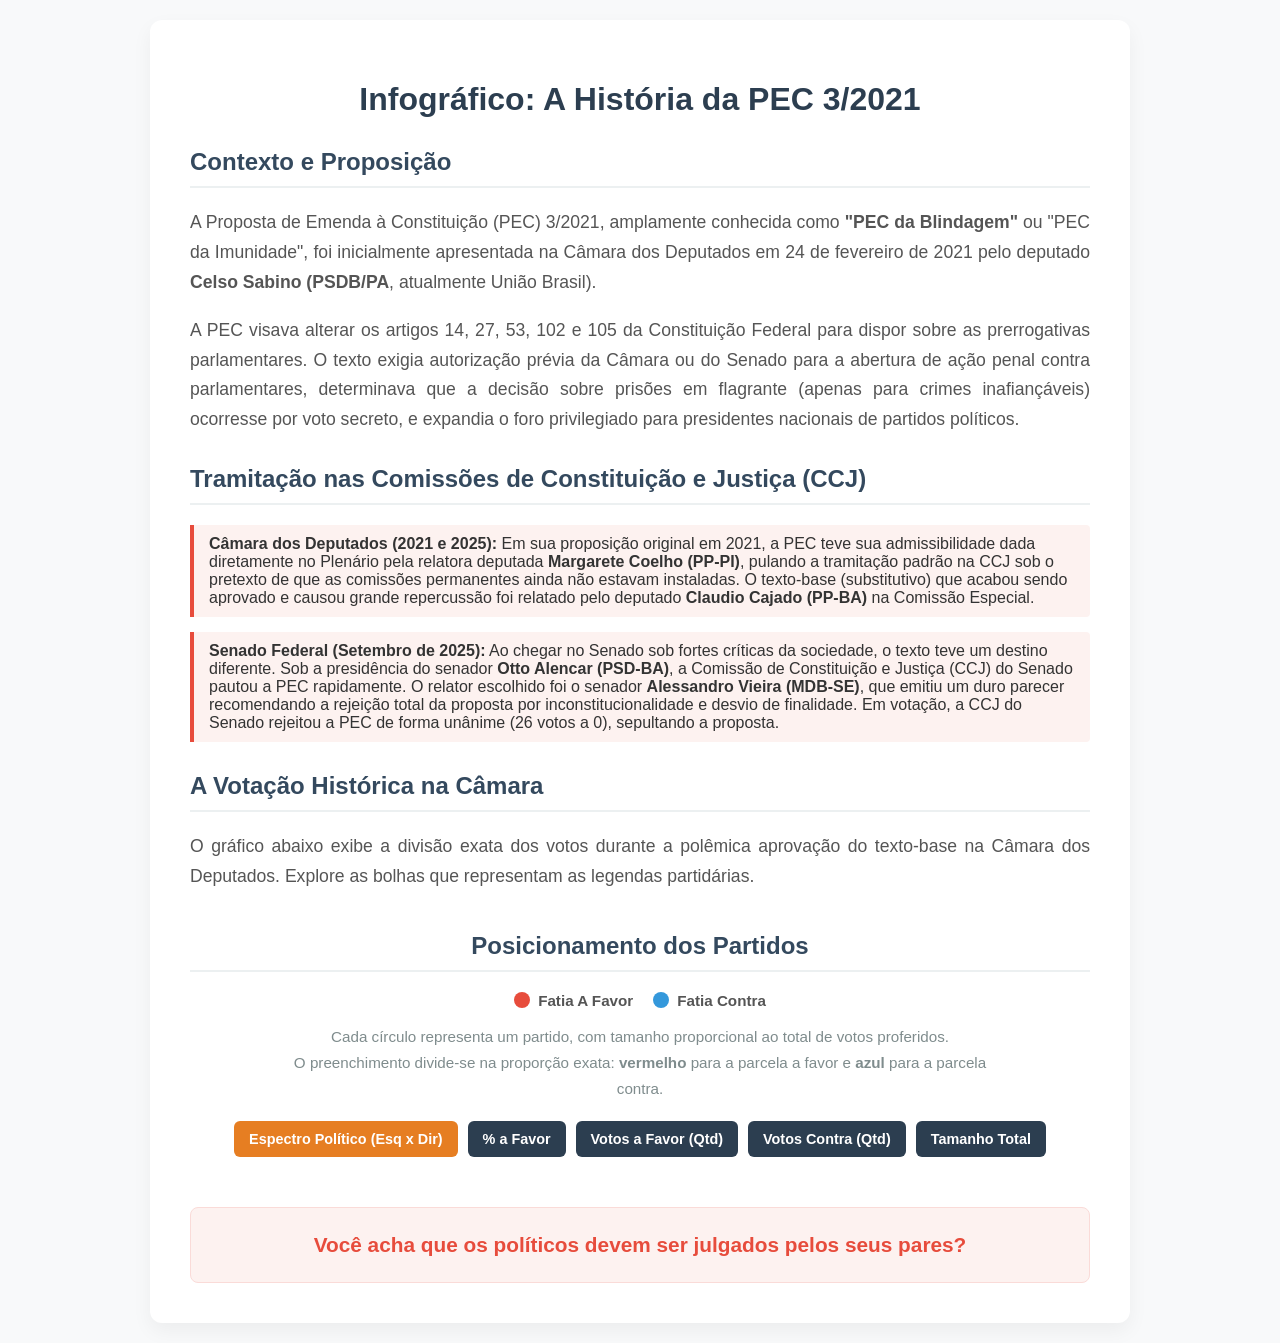
<file: index.html>
<!DOCTYPE html>
<html lang="pt-BR">
<head>
    <meta charset="UTF-8">
    <meta name="viewport" content="width=device-width, initial-scale=1.0">
    <title>Infográfico: A História da PEC 3/2021</title>
    <script src="https://d3js.org/d3.v7.min.js"></script>
    <style>
        body {
            font-family: 'Segoe UI', Roboto, Helvetica, Arial, sans-serif;
            background-color: #f8f9fa;
            color: #333;
            margin: 0;
            padding: 20px;
            display: flex;
            flex-direction: column;
            align-items: center;
        }
        .container {
            max-width: 900px;
            background: #ffffff;
            padding: 40px;
            border-radius: 12px;
            box-shadow: 0 8px 20px rgba(0,0,0,0.05);
        }
        h1 {
            color: #2c3e50;
            text-align: center;
            margin-bottom: 30px;
        }
        h2 {
            color: #34495e;
            border-bottom: 2px solid #ecf0f1;
            padding-bottom: 10px;
            margin-top: 30px;
        }
        p {
            line-height: 1.7;
            text-align: justify;
            font-size: 1.1em;
            color: #555;
        }
        .highlight {
            background-color: #fdf2f0;
            border-left: 4px solid #e74c3c;
            padding: 10px 15px;
            margin: 15px 0;
            border-radius: 0 4px 4px 0;
        }
        .chart-container {
            text-align: center;
            margin-top: 40px;
            position: relative;
        }
        svg {
            background: #fafafa;
            border-radius: 8px;
            border: 1px solid #eee;
            margin-top: 20px;
        }
        .controls {
            margin-bottom: 20px;
            display: flex;
            flex-wrap: wrap;
            justify-content: center;
            gap: 10px;
        }
        button {
            padding: 10px 15px;
            cursor: pointer;
            background-color: #2c3e50;
            color: white;
            border: none;
            border-radius: 6px;
            font-weight: 600;
            font-size: 0.9em;
            transition: background 0.3s, transform 0.1s;
        }
        button:hover {
            background-color: #1a252f;
        }
        button:active {
            transform: scale(0.98);
        }
        button.highlight-btn {
            background-color: #e67e22;
        }
        button.highlight-btn:hover {
            background-color: #d35400;
        }
        .footer {
            margin-top: 50px;
            text-align: center;
            font-size: 1.3em;
            font-weight: bold;
            color: #e74c3c;
            padding: 25px;
            background: #fdf2f0;
            border-radius: 8px;
            border: 1px solid #fadbd8;
        }
        .tooltip {
            position: absolute;
            text-align: left;
            padding: 12px;
            font-size: 13px;
            background: rgba(44, 62, 80, 0.95);
            color: white;
            border-radius: 6px;
            pointer-events: none;
            opacity: 0;
            box-shadow: 0 4px 6px rgba(0,0,0,0.1);
            transition: opacity 0.2s;
            z-index: 10;
        }
        .tooltip-title {
            font-weight: bold;
            font-size: 1.1em;
            margin-bottom: 5px;
            border-bottom: 1px solid #7f8c8d;
            padding-bottom: 3px;
        }
        .legend-container {
            display: flex;
            justify-content: center;
            gap: 20px;
            margin-top: 10px;
            margin-bottom: 15px;
        }
        .legend-item {
            display: flex;
            align-items: center;
            font-size: 0.95em;
            color: #555;
            font-weight: bold;
        }
        .legend-color {
            width: 16px;
            height: 16px;
            border-radius: 50%;
            margin-right: 8px;
        }
    </style>
</head>
<body>
    <div class="container">
        <h1>Infográfico: A História da PEC 3/2021</h1>
        
        <h2>Contexto e Proposição</h2>
        <p>A Proposta de Emenda à Constituição (PEC) 3/2021, amplamente conhecida como <strong>"PEC da Blindagem"</strong> ou "PEC da Imunidade", foi inicialmente apresentada na Câmara dos Deputados em 24 de fevereiro de 2021 pelo deputado <strong>Celso Sabino (PSDB/PA</strong>, atualmente União Brasil).</p>
        
        <p>A PEC visava alterar os artigos 14, 27, 53, 102 e 105 da Constituição Federal para dispor sobre as prerrogativas parlamentares. O texto exigia autorização prévia da Câmara ou do Senado para a abertura de ação penal contra parlamentares, determinava que a decisão sobre prisões em flagrante (apenas para crimes inafiançáveis) ocorresse por voto secreto, e expandia o foro privilegiado para presidentes nacionais de partidos políticos.</p>
        
        <h2>Tramitação nas Comissões de Constituição e Justiça (CCJ)</h2>
        <div class="highlight">
            <strong>Câmara dos Deputados (2021 e 2025):</strong> Em sua proposição original em 2021, a PEC teve sua admissibilidade dada diretamente no Plenário pela relatora deputada <strong>Margarete Coelho (PP-PI)</strong>, pulando a tramitação padrão na CCJ sob o pretexto de que as comissões permanentes ainda não estavam instaladas. O texto-base (substitutivo) que acabou sendo aprovado e causou grande repercussão foi relatado pelo deputado <strong>Claudio Cajado (PP-BA)</strong> na Comissão Especial.
        </div>
        <div class="highlight">
            <strong>Senado Federal (Setembro de 2025):</strong> Ao chegar no Senado sob fortes críticas da sociedade, o texto teve um destino diferente. Sob a presidência do senador <strong>Otto Alencar (PSD-BA)</strong>, a Comissão de Constituição e Justiça (CCJ) do Senado pautou a PEC rapidamente. O relator escolhido foi o senador <strong>Alessandro Vieira (MDB-SE)</strong>, que emitiu um duro parecer recomendando a rejeição total da proposta por inconstitucionalidade e desvio de finalidade. Em votação, a CCJ do Senado rejeitou a PEC de forma unânime (26 votos a 0), sepultando a proposta.
        </div>
        
        <h2>A Votação Histórica na Câmara</h2>
        <p>O gráfico abaixo exibe a divisão exata dos votos durante a polêmica aprovação do texto-base na Câmara dos Deputados. Explore as bolhas que representam as legendas partidárias.</p>

        <div class="chart-container">
            <h2>Posicionamento dos Partidos</h2>
            
            <div class="legend-container">
                <div class="legend-item">
                    <div class="legend-color" style="background-color: #e74c3c;"></div>
                    Fatia A Favor
                </div>
                <div class="legend-item">
                    <div class="legend-color" style="background-color: #3498db;"></div>
                    Fatia Contra
                </div>
            </div>

            <p style="font-size: 0.95em; color: #7f8c8d; text-align: center; max-width: 700px; margin: 0 auto 20px;">
                Cada círculo representa um partido, com tamanho proporcional ao total de votos proferidos. <br>
                O preenchimento divide-se na proporção exata: <strong>vermelho</strong> para a parcela a favor e <strong>azul</strong> para a parcela contra.
            </p>
            
            <div class="controls">
                <button class="highlight-btn" onclick="sortBy('spectrum')">Espectro Político (Esq x Dir)</button>
                <button onclick="sortBy('percent')">% a Favor</button>
                <button onclick="sortBy('favor')">Votos a Favor (Qtd)</button>
                <button onclick="sortBy('contra')">Votos Contra (Qtd)</button>
                <button onclick="sortBy('size')">Tamanho Total</button>
            </div>
            
            <div id="chart"></div>
            <div id="tooltip" class="tooltip"></div>
        </div>

        <div class="footer">
            Você acha que os políticos devem ser julgados pelos seus pares?
        </div>
    </div>

    <script>
        // Mapeamento de Espectro: 1: Esquerda, 2: Centro-Esq, 3: Centro-Dir, 4: Direita, 5: Extrema-Dir
        // Nota: PV e PRD foram encaixados nas lógicas próximas (PV=Esquerda, PRD=Direita)
        const rawData = [
            {id: "PL", favor: 83, contra: 0, spectrum: 5},
            {id: "PP", favor: 45, contra: 3, spectrum: 5},
            {id: "Republicanos", favor: 42, contra: 0, spectrum: 5},
            {id: "União", favor: 52, contra: 5, spectrum: 4},
            {id: "Novo", favor: 0, contra: 4, spectrum: 4},
            {id: "Avante", favor: 6, contra: 1, spectrum: 4},
            {id: "PRD", favor: 5, contra: 0, spectrum: 4}, 
            {id: "MDB", favor: 35, contra: 8, spectrum: 3},
            {id: "Podemos", favor: 14, contra: 5, spectrum: 3},
            {id: "PT", favor: 12, contra: 51, spectrum: 2},
            {id: "PDT", favor: 10, contra: 12, spectrum: 2},
            {id: "PSOL", favor: 0, contra: 14, spectrum: 1},
            {id: "Rede", favor: 0, contra: 2, spectrum: 1},
            {id: "PCdoB", favor: 0, contra: 9, spectrum: 1},
            {id: "PV", favor: 0, contra: 4, spectrum: 1} 
        ];

        // Process data
        const data = rawData.map(d => {
            const total = d.favor + d.contra;
            const perc = d.favor / total;
            return { ...d, total, perc };
        });

        const width = 820;
        const height = 450;
        
        const svg = d3.select("#chart").append("svg")
            .attr("width", width)
            .attr("height", height);
            
        const tooltip = d3.select("#tooltip");

        const sizeScale = d3.scaleSqrt()
            .domain([0, d3.max(data, d => d.total)])
            .range([12, 55]); 
        
        const nodes = data.map(d => Object.create(d));
        nodes.forEach(d => {
            d.r = sizeScale(d.total);
            d.x = width / 2 + (Math.random() - 0.5) * 100;
            d.y = height / 2 + (Math.random() - 0.5) * 100;
        });

        const simulation = d3.forceSimulation(nodes)
            .force("collide", d3.forceCollide(d => d.r + 4).iterations(4))
            .force("y", d3.forceY(height / 2).strength(0.1))
            .on("tick", ticked);

        const nodeGroup = svg.selectAll(".node")
            .data(nodes)
            .join("g")
            .attr("class", "node")
            .style("cursor", "pointer")
            .on("mouseover", function(event, d) {
                d3.select(this).select(".outline").attr("stroke", "#2c3e50").attr("stroke-width", 3);
                tooltip.transition().duration(200).style("opacity", 1);
                
                let spectroText = "";
                if(d.spectrum === 1) spectroText = "Esquerda";
                else if(d.spectrum === 2) spectroText = "Centro-Esquerda";
                else if(d.spectrum === 3) spectroText = "Centro-Direita";
                else if(d.spectrum === 4) spectroText = "Direita";
                else if(d.spectrum === 5) spectroText = "Extrema-Direita";

                tooltip.html(`
                    <div class="tooltip-title">${d.id} <span style="font-size:0.8em; font-weight:normal; color:#bdc3c7;">(${spectroText})</span></div>
                    <strong>Votos a Favor:</strong> ${d.favor} <span style="color:#ff9999;">(${ (d.perc * 100).toFixed(1) }%)</span><br>
                    <strong>Votos Contra:</strong> ${d.contra} <span style="color:#99ccff;">(${ ((1 - d.perc) * 100).toFixed(1) }%)</span><br>
                    <strong>Total:</strong> ${d.total} votos
                `)
                .style("left", (event.pageX + 15) + "px")
                .style("top", (event.pageY - 28) + "px");
            })
            .on("mouseout", function(event, d) {
                d3.select(this).select(".outline").attr("stroke", "#fff").attr("stroke-width", 1.5);
                tooltip.transition().duration(500).style("opacity", 0);
            });

        const pie = d3.pie().value(d => d.value).sort(null);
        const arc = d3.arc().innerRadius(0);

        nodeGroup.each(function(d) {
            const group = d3.select(this);
            const pieData = pie([
                {key: "favor", value: d.favor, color: "#e74c3c"},
                {key: "contra", value: d.contra, color: "#3498db"}
            ]);
            
            arc.outerRadius(d.r);
            group.selectAll("path")
                .data(pieData)
                .join("path")
                .attr("d", arc)
                .attr("fill", p => p.data.color);
                
            group.append("circle")
                .attr("class", "outline")
                .attr("r", d.r)
                .attr("fill", "none")
                .attr("stroke", "#fff")
                .attr("stroke-width", 1.5)
                .style("box-shadow", "2px 2px 5px rgba(0,0,0,0.3)");

            group.append("text")
                .text(d.id)
                .attr("text-anchor", "middle")
                .attr("dy", ".3em")
                .attr("fill", "white")
                .attr("font-size", Math.min(14, d.r * 0.55) + "px")
                .attr("font-weight", "bold")
                .style("pointer-events", "none")
                .style("text-shadow", "1px 1px 3px rgba(0,0,0,0.8), -1px -1px 3px rgba(0,0,0,0.8)"); 
        });

        function ticked() {
            nodeGroup.attr("transform", d => `translate(${d.x},${d.y})`);
        }

        window.sortBy = function(mode) {
            let xForce;
            svg.selectAll(".axis-label").remove();
            
            if (mode === 'size') {
                const xScale = d3.scaleLinear().domain(d3.extent(nodes, d => d.total)).range([150, width - 150]);
                xForce = d3.forceX(d => width - xScale(d.total) + 100).strength(0.8);
                svg.append("text").attr("class", "axis-label").attr("x", 100).attr("y", height - 20).text("Mais Votos").attr("fill", "#7f8c8d").attr("font-weight", "bold");
                svg.append("text").attr("class", "axis-label").attr("x", width - 150).attr("y", height - 20).text("Menos Votos").attr("fill", "#7f8c8d").attr("font-weight", "bold");
            
            } else if (mode === 'percent') {
                const xScale = d3.scaleLinear().domain([-0.1, 1.1]).range([100, width - 100]);
                xForce = d3.forceX(d => width - xScale(d.perc)).strength(0.8);
                svg.append("text").attr("class", "axis-label").attr("x", 80).attr("y", height - 20).text("100% a favor").attr("fill", "#c0392b").attr("font-weight", "bold");
                svg.append("text").attr("class", "axis-label").attr("x", width - 150).attr("y", height - 20).text("100% contra").attr("fill", "#2980b9").attr("font-weight", "bold");
            
            } else if (mode === 'favor') {
                const xScale = d3.scaleLinear().domain(d3.extent(nodes, d => d.favor)).range([150, width - 150]);
                xForce = d3.forceX(d => width - xScale(d.favor) + 100).strength(0.8);
                svg.append("text").attr("class", "axis-label").attr("x", 80).attr("y", height - 20).text("Mais a Favor (Qtd)").attr("fill", "#c0392b").attr("font-weight", "bold");
                svg.append("text").attr("class", "axis-label").attr("x", width - 150).attr("y", height - 20).text("Menos a Favor (Qtd)").attr("fill", "#7f8c8d").attr("font-weight", "bold");
            
            } else if (mode === 'contra') {
                const xScale = d3.scaleLinear().domain(d3.extent(nodes, d => d.contra)).range([150, width - 150]);
                xForce = d3.forceX(d => width - xScale(d.contra) + 100).strength(0.8);
                svg.append("text").attr("class", "axis-label").attr("x", 80).attr("y", height - 20).text("Mais Contra (Qtd)").attr("fill", "#2980b9").attr("font-weight", "bold");
                svg.append("text").attr("class", "axis-label").attr("x", width - 150).attr("y", height - 20).text("Menos Contra (Qtd)").attr("fill", "#7f8c8d").attr("font-weight", "bold");
            
            } else if (mode === 'spectrum') {
                const xScale = d3.scaleLinear().domain([1, 5]).range([100, width - 100]);
                xForce = d3.forceX(d => xScale(d.spectrum)).strength(0.8);
                
                svg.append("text").attr("class", "axis-label").attr("x", 100).attr("y", height - 20).text("← Esquerda").attr("fill", "#7f8c8d").attr("font-weight", "bold").attr("text-anchor", "middle");
                svg.append("text").attr("class", "axis-label").attr("x", width / 2).attr("y", height - 20).text("Centro").attr("fill", "#7f8c8d").attr("font-weight", "bold").attr("text-anchor", "middle");
                svg.append("text").attr("class", "axis-label").attr("x", width - 100).attr("y", height - 20).text("Extrema-Direita →").attr("fill", "#7f8c8d").attr("font-weight", "bold").attr("text-anchor", "middle");
            }
            
            simulation.force("x", xForce).alpha(0.6).restart();
        };

        // Initialize with 'spectrum' sorting
        setTimeout(() => { sortBy('spectrum'); }, 500);

    </script>
</body>
</html>
</file>
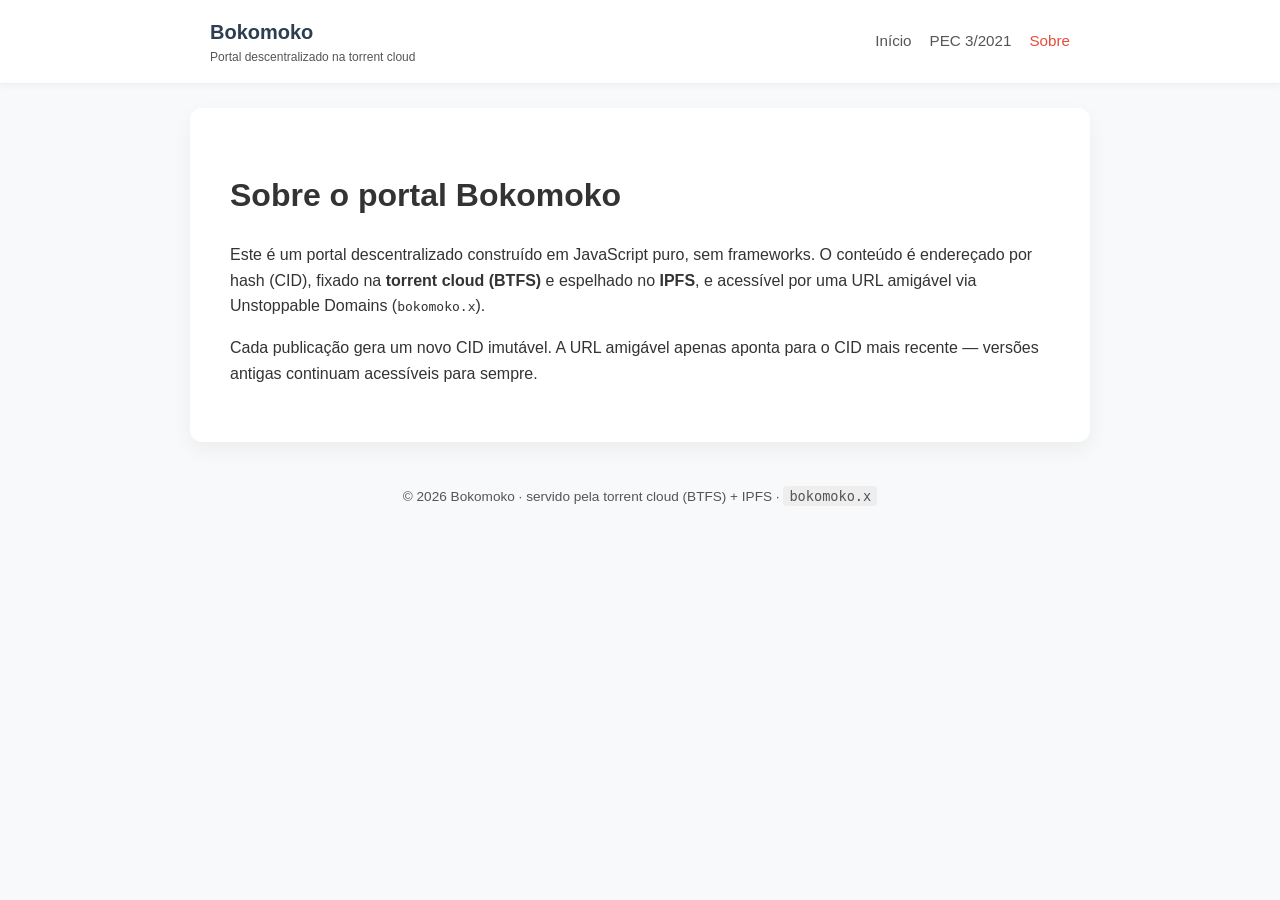
<file: pages/about.html>
<!DOCTYPE html>
<html lang="pt-BR">
  <head>
    <meta charset="UTF-8" />
    <meta name="viewport" content="width=device-width, initial-scale=1.0" />
    <title>Sobre — Bokomoko</title>
    <link rel="stylesheet" href="../assets/css/style.css" />
  </head>
  <body data-page-id="about">
    <div data-portal-header></div>

    <main class="container">
      <h1>Sobre o portal Bokomoko</h1>
      <p>
        Este é um portal descentralizado construído em JavaScript puro, sem
        frameworks. O conteúdo é endereçado por hash (CID), fixado na
        <strong>torrent cloud (BTFS)</strong> e espelhado no
        <strong>IPFS</strong>, e acessível por uma URL amigável via
        Unstoppable Domains (<code>bokomoko.x</code>).
      </p>
      <p>
        Cada publicação gera um novo CID imutável. A URL amigável apenas aponta
        para o CID mais recente — versões antigas continuam acessíveis para
        sempre.
      </p>
    </main>

    <div data-portal-footer></div>
    <script src="../assets/js/portal.js"></script>
  </body>
</html>
</file>
<file: assets/css/style.css>
/* Bokomoko Portal — base styles (vanilla, no framework) */

:root {
  --bg: #f8f9fa;
  --surface: #ffffff;
  --text: #333;
  --muted: #555;
  --heading: #2c3e50;
  --accent: #e74c3c;
  --border: #ecf0f1;
  --radius: 12px;
  --maxw: 900px;
}

* {
  box-sizing: border-box;
}

body {
  font-family: "Segoe UI", Roboto, Helvetica, Arial, sans-serif;
  background-color: var(--bg);
  color: var(--text);
  margin: 0;
  padding: 0;
  line-height: 1.6;
}

/* Header / nav injected by assets/js/portal.js */
.site-header {
  background: var(--surface);
  border-bottom: 1px solid var(--border);
  box-shadow: 0 2px 8px rgba(0, 0, 0, 0.04);
}

.site-header .inner {
  max-width: var(--maxw);
  margin: 0 auto;
  padding: 16px 20px;
  display: flex;
  align-items: center;
  justify-content: space-between;
  gap: 16px;
}

.site-brand {
  font-weight: 700;
  font-size: 1.25rem;
  color: var(--heading);
  text-decoration: none;
}

.site-brand small {
  display: block;
  font-weight: 400;
  font-size: 0.75rem;
  color: var(--muted);
}

.site-nav {
  display: flex;
  gap: 18px;
  flex-wrap: wrap;
}

.site-nav a {
  color: var(--muted);
  text-decoration: none;
  font-size: 0.95rem;
}

.site-nav a:hover,
.site-nav a[aria-current="page"] {
  color: var(--accent);
}

.container {
  max-width: var(--maxw);
  margin: 24px auto;
  background: var(--surface);
  padding: 40px;
  border-radius: var(--radius);
  box-shadow: 0 8px 20px rgba(0, 0, 0, 0.05);
}

.site-footer {
  max-width: var(--maxw);
  margin: 24px auto;
  padding: 20px;
  color: var(--muted);
  font-size: 0.85rem;
  text-align: center;
}

.site-footer code {
  background: #eee;
  padding: 2px 6px;
  border-radius: 4px;
}
</file>
